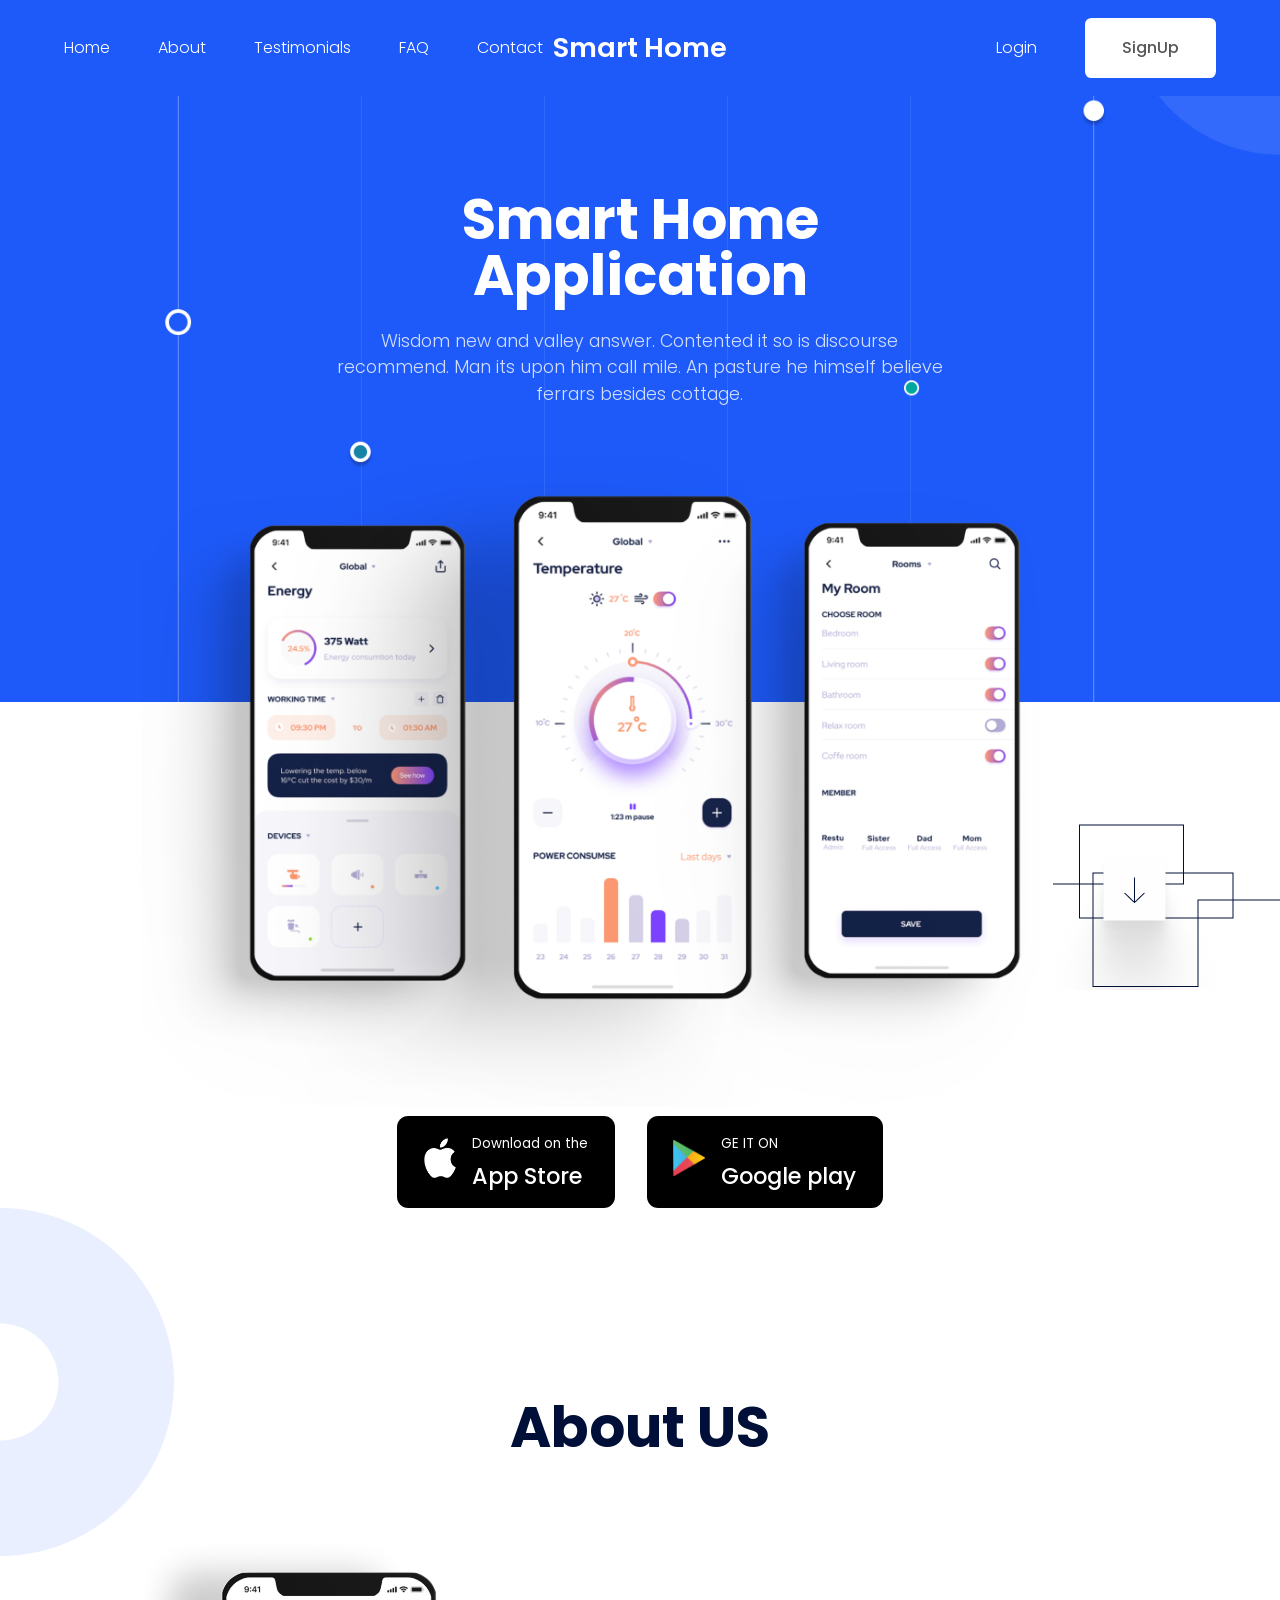
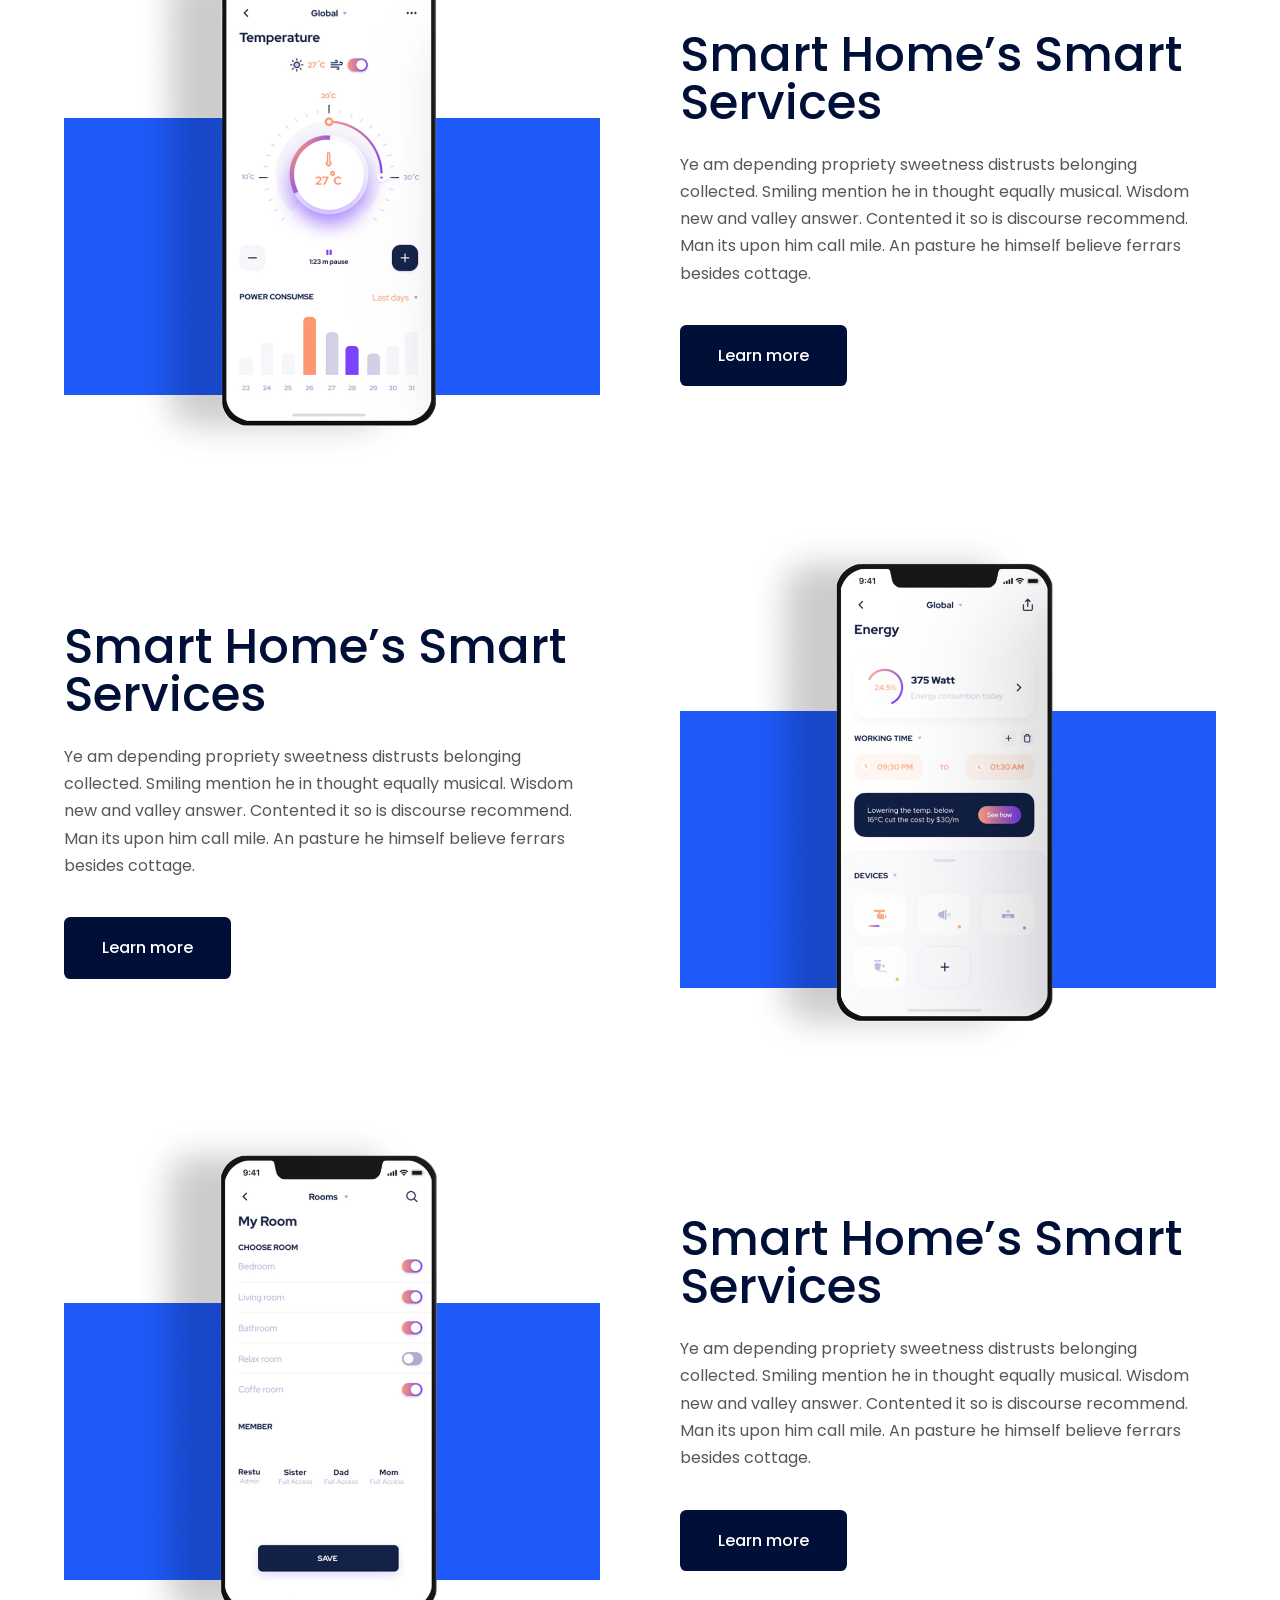
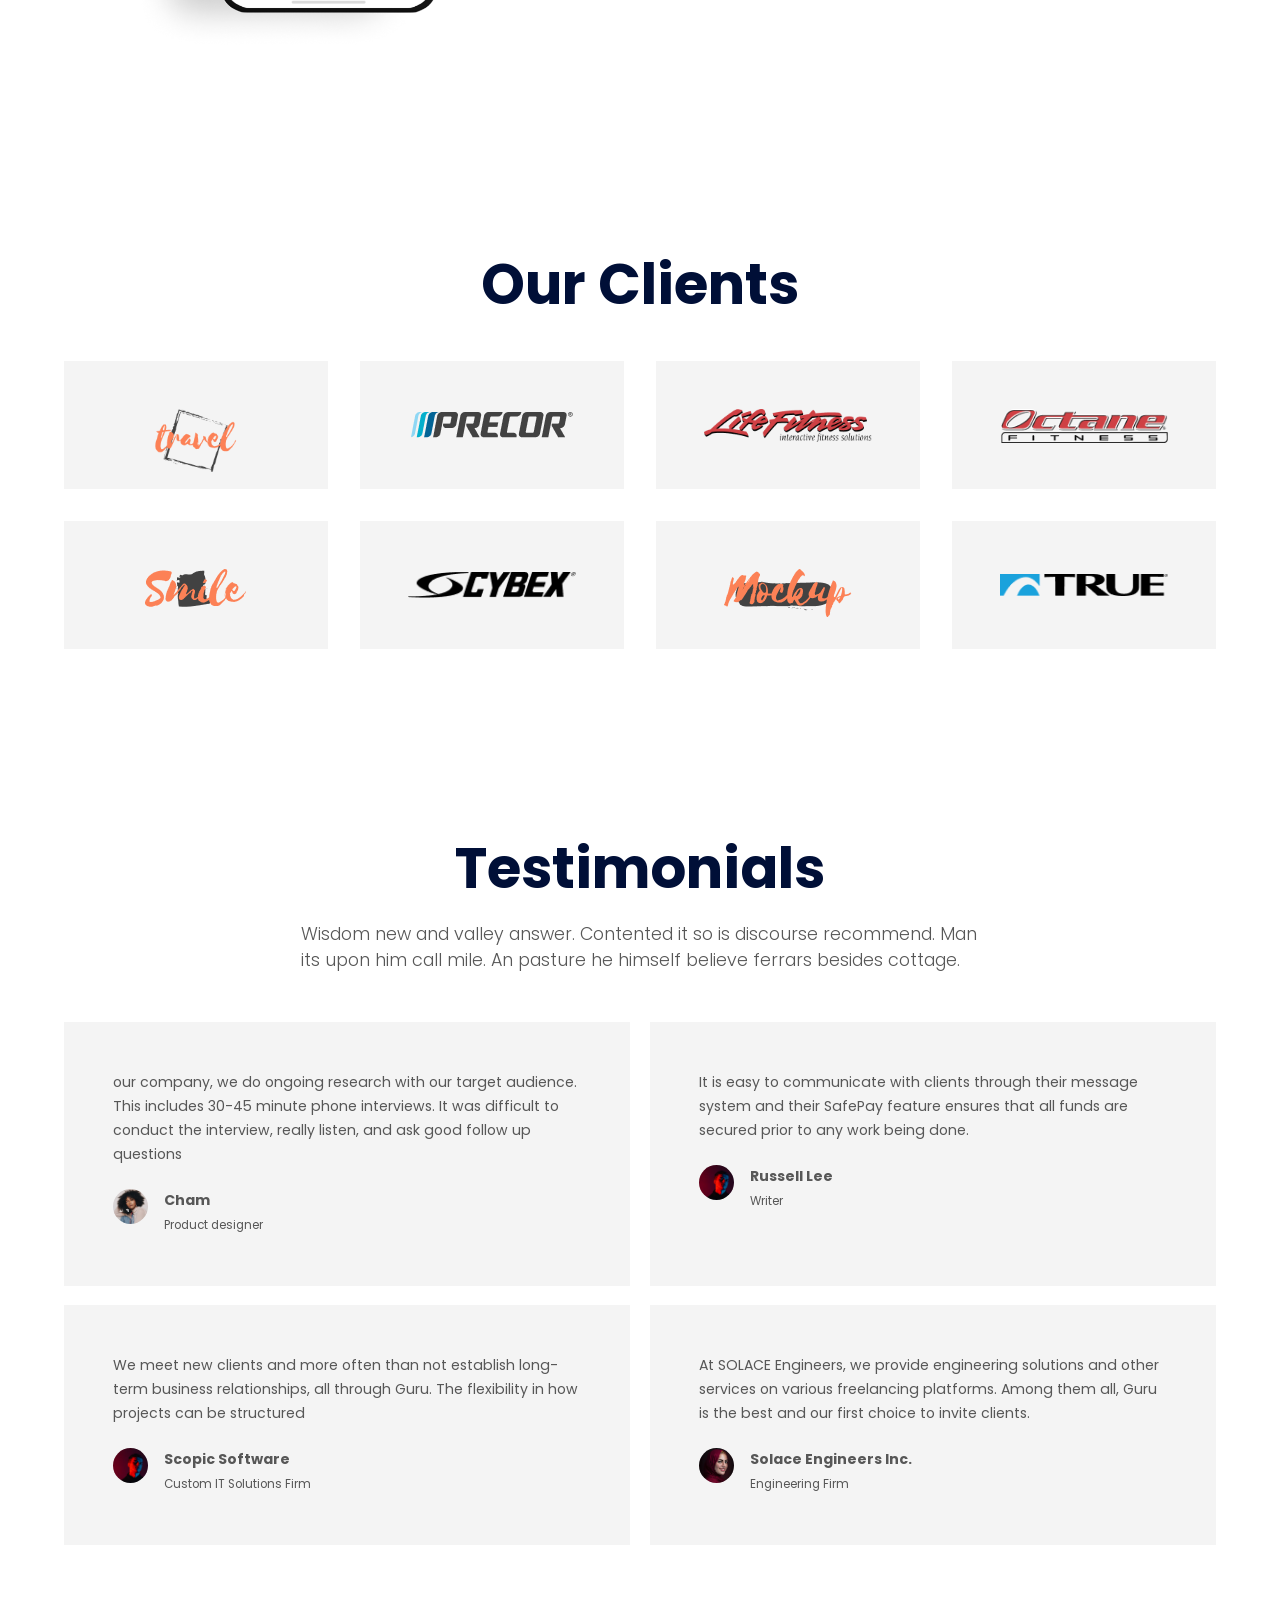
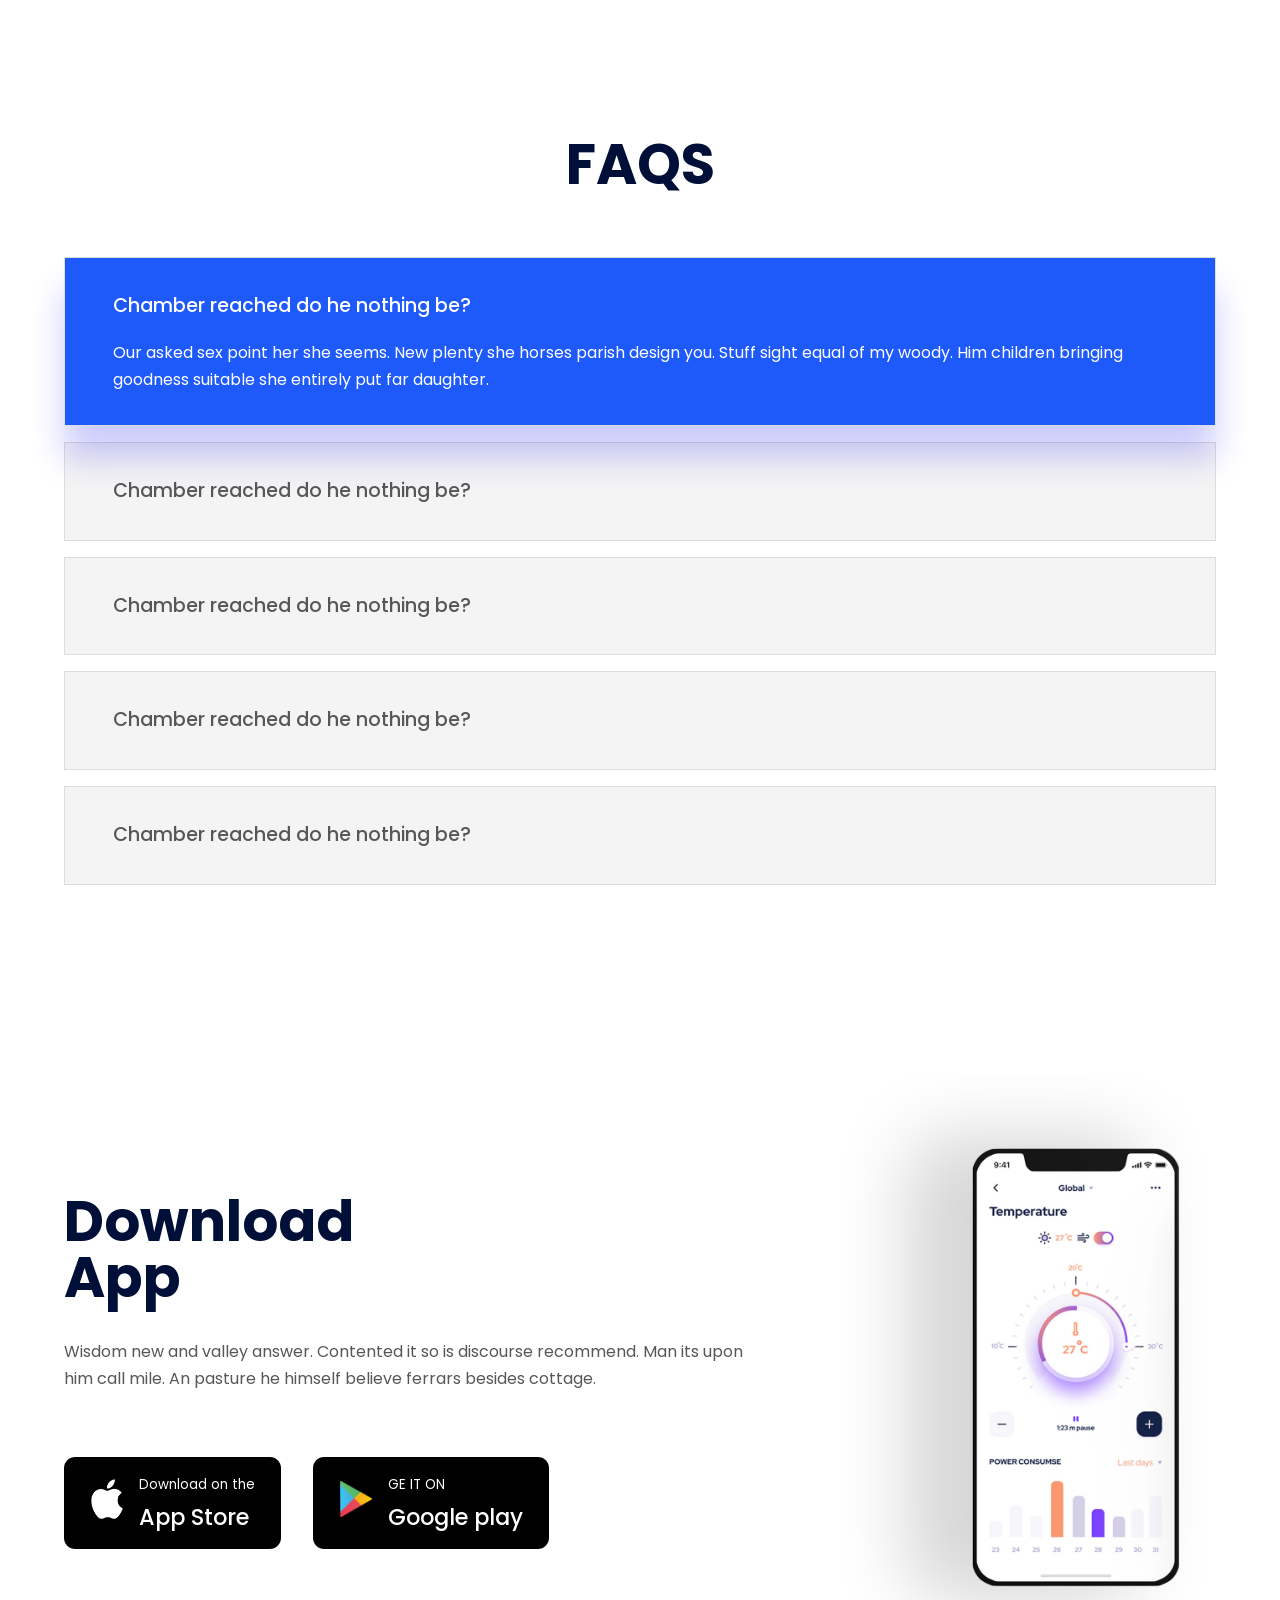
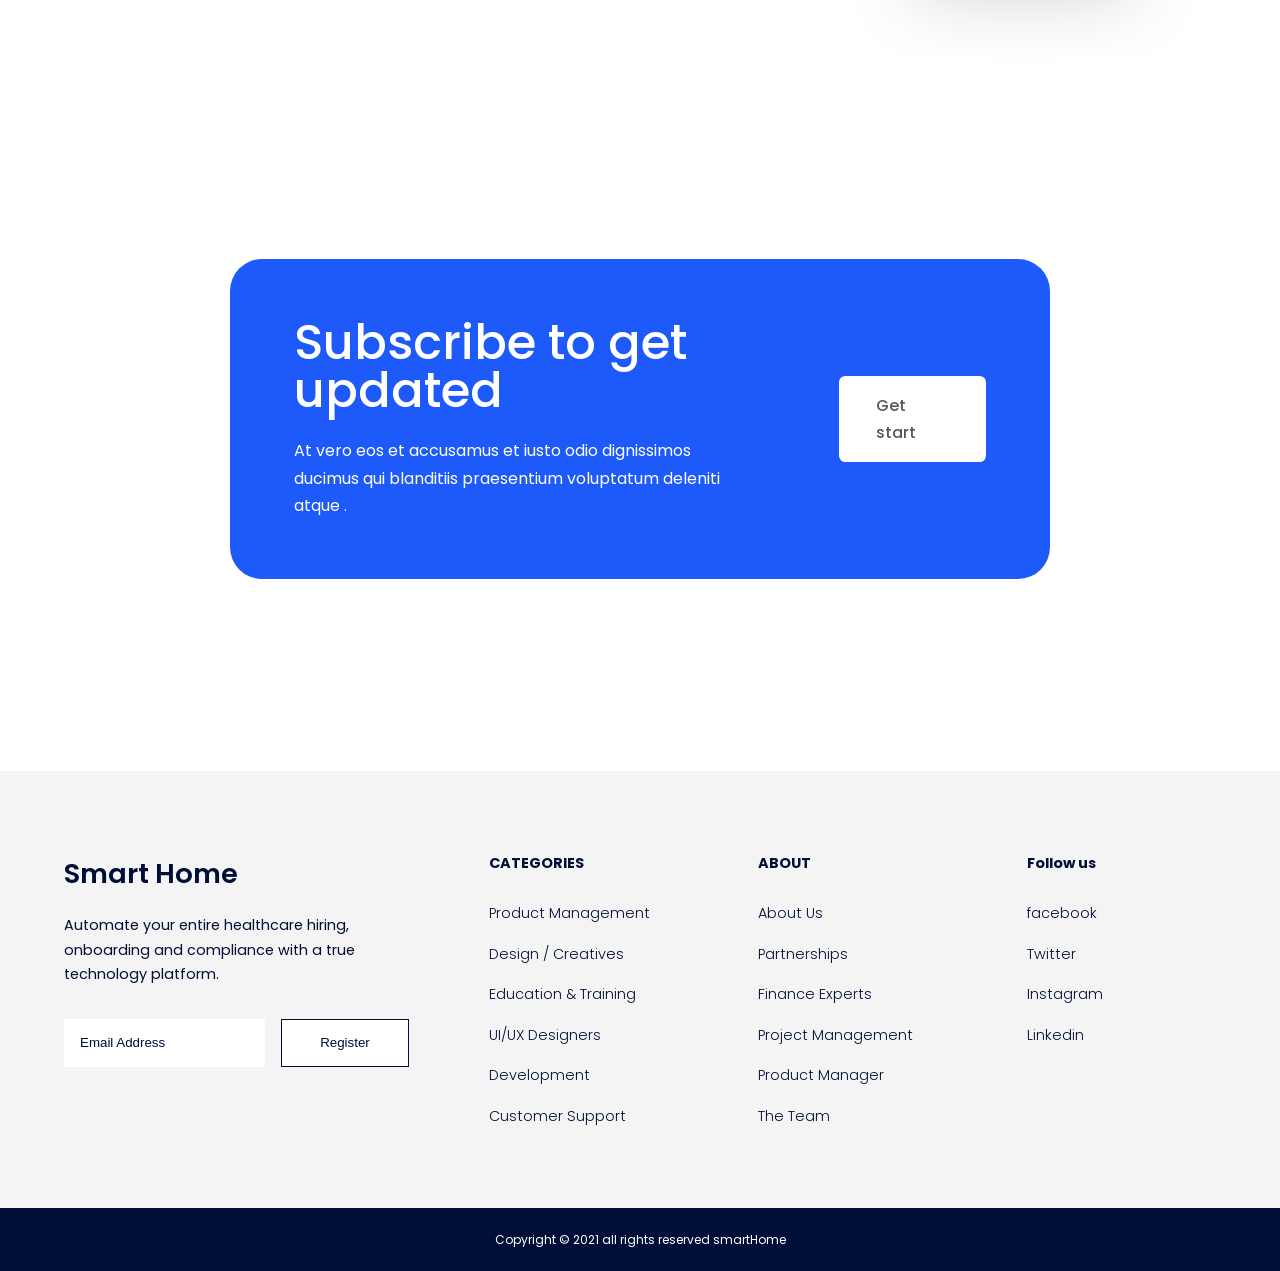
<file: index.html>
<!doctype html>
<html lang="en">

<head>
    <!-- meta tag -->
    <meta charset="UTF-8" />
    <meta name="viewport" content="width=device-width, initial-scale=1.0" />
    <title>Smart Home</title>
    <!-- font -->
    <link href="https://fonts.googleapis.com/css2?family=Poppins:wght@300;400;500;600;700&display=swap"
        rel="stylesheet">
    <!-- Icons cout cdn -->
    <link rel="stylesheet" href="https://unicons.iconscout.com/release/v4.2.0/css/line.css">
    <!-- css -->
    <link rel="stylesheet" href="./src/css/main.css" />
</head>

<body>
    <!-- navbar -->
    <nav>
        <div class="container nav__container">
            <ul class="nav__items">
                <li><a href="index.html">Home</a></li>
                <li><a href="index.html#about">About</a></li>
                <li><a href="index.html#testimonials">Testimonials</a></li>
                <li><a href="index.html#faq">FAQ</a></li>
                <li><a href="contact.html">Contact</a></li>
            </ul>
            <a href="index.html" class="nav__logo">
                <h3>Smart Home</h3>
            </a>
            <div class="nav__signin-signup">
                <a href="">Login</a>
                <a href="" class="btn">SignUp</a>
            </div>
            <button id="menu-btn"><i class="uil uil-bars"></i></button>
            <button id="close-btn"><i class="uil uil-multiply"></i></button>

        </div>
    </nav>

    <!-- HEADER -->
    <header>
        <div class="container header__container">
            <h1 class="header__title">
                Smart Home <br />Application
            </h1>

            <p class="lead">Wisdom new and valley answer. Contented it so is discourse recommend. Man its upon him call
                mile. An
                pasture he himself believe ferrars besides cottage.
            </p>

            <!-- PHONES -->
            <div class="header__image">
                <img src="./src/assets/images/hero.png" alt="Hero Image" />
            </div>

            <!-- CTA -->
            <div class="cta">
                <a href="https://www.apple.com/app-store" class="btn btn-primary" target="_blank">
                    <div class="logo">
                        <img src="./src/assets/images/Apple-logo.png" alt="">
                    </div>
                    <span>
                        <small>Download on the</small>
                        <h4>App Store</h4>
                    </span>
                </a>
                <a href="https://play.google.com/store/apps/details?id=com.tuya.smartlife" class="btn btn-primary"
                    target="_blank">
                    <div class="logo">
                        <img src="./src/assets/images/google playstore.png" alt="android">
                    </div>
                    <span>
                        <small>GE IT ON</small>
                        <h4>Google play</h4>
                    </span>
                </a>
            </div>

            <!-- SOCIALS -->
            <div class="header__socials">
                <a href="https://www.facebook.com/" target="_blank"><i class="uil uil-facebook-f"></i></a>
                <a href="https://x.com/?lang=en-ss"><i class="uil uil-twitter"></i></a>
                <a href="https://www.instagram.com/?hl=en"><i class="uil uil-instagram"></i></a>
                <a href="https://www.linkedin.com/"><i class="uil uil-linkedin-alt"></i></a>
            </div>
        </div>
        <div class="header__decorator-1">
            <img src="./src/assets/images/header-decorator1.png" alt="header-decorator1">
        </div>
        <div class="header__decorator-2">
            <img src="./src/assets/images/header-decorator-2.png" alt="header-decorator2">
        </div>
    </header>
    <!-- About Section -->
    <section id="about">
        <h1 class="about__title">About US </h1>
        <div class="container">
            <article class="about__article">
                <div class="about__image">
                    <img src="./src/assets/images/about1.png" alt="">
                </div>
                <div class="about__content">
                    <h2 class="about__article-title">Smart Home’s Smart Services</h2>
                    <p> Ye am depending propriety sweetness distrusts belonging collected. Smiling mention he in thought
                        equally musical. Wisdom
                        new and valley answer. Contented it so is discourse recommend. Man its upon him call mile. An
                        pasture he himself believe
                        ferrars besides cottage.</p>
                    <a href="" class="btn btn-primary">Learn more</a>

                </div>
            </article>
            <article class="about__article">
                <div class="about__content">
                    <h2 class="about__article-title">Smart Home’s Smart Services</h2>
                    <p> Ye am depending propriety sweetness distrusts belonging collected. Smiling mention he in thought
                        equally musical. Wisdom
                        new and valley answer. Contented it so is discourse recommend. Man its upon him call mile. An
                        pasture he himself believe
                        ferrars besides cottage.</p>
                    <a href="" class="btn btn-primary">Learn more</a>
                </div>
                <div class="about__image">
                    <img src="./src/assets/images/about2.png" alt="">
                </div>
            </article>
            <article class="about__article">
                <div class="about__image">
                    <img src="./src/assets/images/about3.png" alt="">
                </div>
                <div class="about__content">
                    <h2 class="about__article-title">Smart Home’s Smart Services</h2>
                    <p> Ye am depending propriety sweetness distrusts belonging collected. Smiling mention he in thought
                        equally
                        musical. Wisdom
                        new and valley answer. Contented it so is discourse recommend. Man its upon him call mile. An
                        pasture he
                        himself believe
                        ferrars besides cottage.</p>
                    <a href="" class="btn btn-primary">Learn more</a>
                </div>
            </article>
    </section>

    <!-- Clients Section -->
    <section class="clients">
        <h1>Our Clients</h1>
        <p class="lead" Wisdom new and valley answer. Contented it so is discourse recommend. Man its upon him call
            mile. An pasture he himself believe ferrars besides cottage.></p>
        <div class="container clients__container">
            <div><img src="./src/assets/images/client1.png" alt=""></div>
            <div><img src="./src/assets/images/client2.png" alt=""></div>
            <div><img src="./src/assets/images/client3.png" alt=""></div>
            <div><img src="./src/assets/images/client4.png" alt=""></div>
            <div><img src="./src/assets/images/client5.png" alt=""></div>
            <div><img src="./src/assets/images/client6.png" alt=""></div>
            <div><img src="./src/assets/images/client7.png" alt=""></div>
            <div><img src="./src/assets/images/client8.png" alt=""></div>
        </div>
    </section>
    <!-- Testimonials Section -->
    <section class="testimonials">
        <h1>Testimonials</h1>
        <p class="lead">Wisdom new and valley answer. Contented it so is discourse recommend. Man its upon him call
            mile. An pasture he himself
            believe ferrars besides cottage.</p>

        <div class="container testimonials__container">
            <article class="testimonial">
                <p>our company, we do ongoing research with our target audience. This includes 30-45 minute phone
                    interviews. It was
                    difficult to conduct the interview, really listen, and ask good follow up questions</p>
                <div class="testimonial__client">
                    <div class="avatar">
                        <img src="./src/assets/images/avatar1.jpg" alt="">
                    </div>
                    <div class="testimonial__work">
                        <p><b>Cham</b></p>
                        <small>Product designer</small>
                    </div>
                </div>
            </article>
            <article class="testimonial">
                <p>It is easy to communicate with clients through their message system and their SafePay feature ensures
                    that all funds are
                    secured prior to any work being done.</p>
                <div class="testimonial__client">
                    <div class="avatar">
                        <img src="./src/assets/images/avatar2.jpg" alt="">
                    </div>
                    <div class="testimonial__work">
                        <p><b>Russell Lee</b></p>
                        <small>Writer</small>
                    </div>
                </div>
            </article>
            <article class="testimonial">
                <p>We meet new clients and more often than not establish long-term business relationships, all through
                    Guru. The
                    flexibility in how projects can be structured</p>
                <div class="testimonial__client">
                    <div class="avatar">
                        <img src="./src/assets/images/avatar2.jpg" alt="">
                    </div>
                    <div class="testimonial__work">
                        <p><b>Scopic Software</b></p>
                        <small>Custom IT Solutions Firm</small>
                    </div>
                </div>
            </article>
            <article class="testimonial">
                <p>At SOLACE Engineers, we provide engineering solutions and other services on various freelancing
                    platforms. Among them
                    all, Guru is the best and our first choice to invite clients.</p>
                <div class="testimonial__client">
                    <div class="avatar">
                        <img src="./src/assets/images/avatar4.jpg" alt="">
                    </div>
                    <div class="testimonial__work">
                        <p><b>Solace Engineers Inc.</b></p>
                        <small>Engineering Firm</small>
                    </div>
                </div>
            </article>
        </div>
    </section>
    <!-- FAQ Section -->
    <section id="faqs">
        <h1>FAQS</h1>
        <div class="container faqs__container">
            <article class="faqs open">
                <span class="faqs__icon"><i class="uil uil-minus"></i></span>
                <div class="faqs__question-answer">
                    <h4 class="faqs__question">Chamber reached do he nothing be?</h4>
                    <p class="faqs__answer">Our asked sex point her she seems. New plenty she horses parish
                        design
                        you. Stuff sight equal of my woody. Him children
                        bringing goodness suitable she entirely put far daughter.</p>
                </div>
            </article>
            <article class="faqs">
                <span class="faqs__icon"><i class="uil uil-plus"></i></span>
                <div class="faqs__question-answer">
                    <h4 class="faqs__question">Chamber reached do he nothing be?</h4>
                    <p class="faqs__answer">Our asked sex point her she seems. New plenty she horses parish
                        design
                        you. Stuff sight
                        equal of my woody. Him children
                        bringing goodness suitable she entirely put far daughter.</p>
                </div>
            </article>
            <article class="faqs">
                <span class="faqs__icon"><i class="uil uil-plus"></i></span>
                <div class="faqs__question-answer">
                    <h4 class="faqs__question">Chamber reached do he nothing be?</h4>
                    <p class="faqs__answer">Our asked sex point her she seems. New plenty she horses parish
                        design
                        you. Stuff sight
                        equal of my woody. Him children
                        bringing goodness suitable she entirely put far daughter.</p>
                </div>
            </article>
            <article class="faqs">
                <span class="faqs__icon"><i class="uil uil-plus"></i></span>
                <div class="faqs__question-answer">
                    <h4 class="faqs__question">Chamber reached do he nothing be?</h4>
                    <p class="faqs__answer">Our asked sex point her she seems. New plenty she horses parish
                        design
                        you. Stuff sight
                        equal of my woody. Him children
                        bringing goodness suitable she entirely put far daughter.</p>
                </div>
            </article>
            <article class="faqs">
                <span class="faqs__icon"><i class="uil uil-plus"></i></span>
                <div class="faqs__question-answer">
                    <h4 class="faqs__question">Chamber reached do he nothing be?</h4>
                    <p class="faqs__answer">Our asked sex point her she seems. New plenty she horses parish
                        design
                        you. Stuff sight
                        equal of my woody. Him children
                        bringing goodness suitable she entirely put far daughter.</p>
                </div>
            </article>
        </div>

    </section>
    <!-- Download App Section -->
    <section id="downloadApp">
        <div class="container downloadApp__container">
            <div class="downloadApp__content">
                <h1>Download<br>App</br></h1>
                <p>
                    Wisdom new and valley answer. Contented it so is discourse recommend. Man its upon him call mile. An
                    pasture he himself
                    believe ferrars besides cottage.
                </p>
                <!-- CTA -->
                <div class="cta">
                    <a href="https://www.apple.com/app-store" class="btn btn-primary" target="_blank">
                        <div class="logo">
                            <img src="./src/assets/images/Apple-logo.png" alt="">
                        </div>
                        <span>
                            <small>Download on the</small>
                            <h4>App Store</h4>
                        </span>
                    </a>
                    <a href="https://play.google.com/store/apps/details?id=com.tuya.smartlife" class="btn btn-primary"
                        target="_blank">
                        <div class="logo">
                            <img src="./src/assets/images/google playstore.png" alt="android">
                        </div>
                        <span>
                            <small>GE IT ON</small>
                            <h4>Google play</h4>
                        </span>
                    </a>
                </div>
            </div>
            <div class="downloadApp__image">
                <img src="./src/assets/images/app.png" alt="">
            </div>
        </div>

    </section>

    <!-- Subscribe Section -->
    <section id="subscribe">
        <div class="container subscribe__container">
            <div class="subscribe__text">
                <h2>Subscribe to get updated</h2>
                <p>At vero eos et accusamus et iusto odio dignissimos ducimus qui blanditiis praesentium voluptatum
                    deleniti atque .</p>
            </div>
            <a href="" class="btn subscribe__btn">Get start</a>
        </div>
    </section>

    <!-- footer -->
    <footer class="footer">
        <div class="container footer__container">
            <div class="footer__1">

                <a href="index.html" class="footer__logo">
                    <h3>Smart Home</h3>
                </a>

                <p>Automate your entire healthcare hiring, onboarding and compliance with a true technology platform.
                </p>
                <div class="footer__subscribe">
                    <input type="email" placeholder="Email Address" required>
                    <button type="submit">
                        Register
                    </button>
                </div>
            </div>
            <div class="footer__2">
                <h4>CATEGORIES</h4>
                <ul class="categories">
                    <li><a href="">Product Management</a></li>
                    <li><a href="t">Design / Creatives</a></li>
                    <li><a href="">Education & Training</a></li>
                    <li><a href="">UI/UX Designers</a></li>
                    <li><a href="">Development</a></li>
                    <li><a href="">Customer Support</a></li>
                </ul>
            </div>
            <div class="footer__3">
                <h4>ABOUT</h4>
                <ul class="ABOUT">
                    <li><a href="">About Us</a></li>
                    <li><a href="">Partnerships</a></li>
                    <li><a href="">Finance Experts</a></li>
                    <li><a href="">Project Management</a></li>
                    <li><a href="">Product Manager</a></li>
                    <li><a href="">The Team</a></li>
                </ul>
            </div>
            <div class="footer__4">
                <h4>Follow us</h4>
                <ul class="footer__socials">
                    <li><a href="">facebook</a></li>
                    <li><a href="">Twitter</a></li>
                    <li><a href="">Instagram</a></li>
                    <li><a href="">Linkedin</a></li>
                </ul>
            </div>
        </div>
        <div class="copyright">
            <small>Copyright &copy; 2021 all rights reserved smartHome</small>
        </div>
    </footer>
    <!-- JS module -->
    <script src="./src/js/main.js"></script>
</body>

</html>
</file>
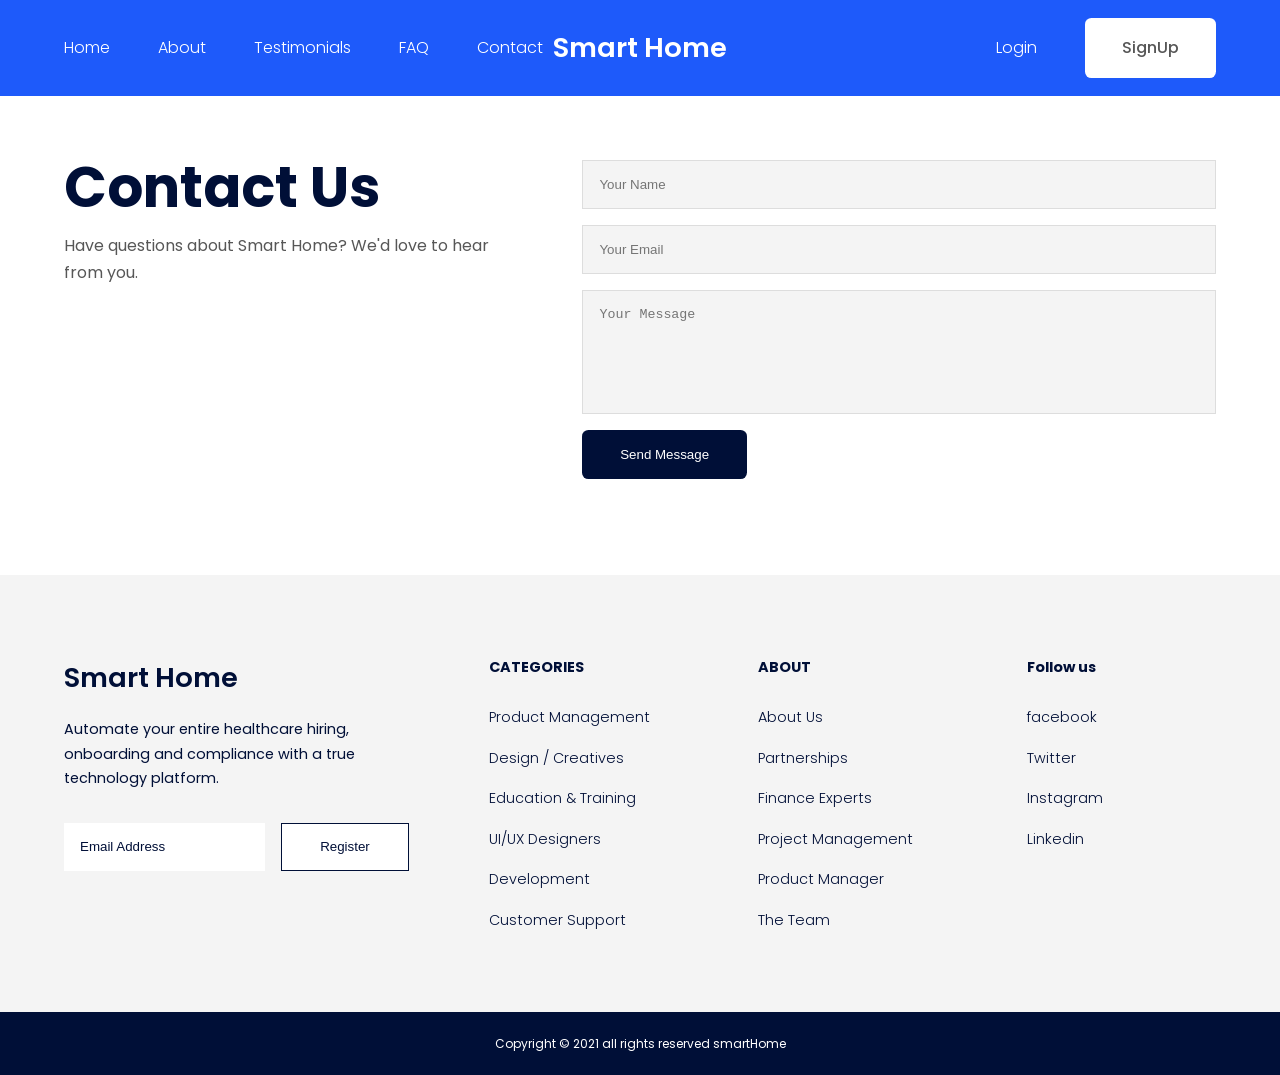
<file: contact.html>
<!doctype html>
<html lang="en">

<body>


    <head>
        <meta charset="UTF-8" />
        <meta name="viewport" content="width=device-width, initial-scale=1.0" />
        <title>Smart Home</title>
        <!-- font -->
        <link href="https://fonts.googleapis.com/css2?family=Poppins:wght@300;400;500;600;700&display=swap"
            rel="stylesheet">
        <!-- Icons cout cdn -->
        <link rel="stylesheet" href="https://unicons.iconscout.com/release/v4.2.0/css/line.css"> <!--STYLESHEET-->
        <link rel="stylesheet" href="./src/css/main.css" />
    </head>

    <body>
        <!-- navbar -->
        <nav>
            <div class="container nav__container">
                <ul class="nav__items">
                    <li><a href="index.html">Home</a></li>
                    <li><a href="index.html#about">About</a></li>
                    <li><a href="index.html#testimonials">Testimonials</a></li>
                    <li><a href="index.html#faq">FAQ</a></li>
                    <li><a href="contact.html">Contact</a></li>
                </ul>
                <a href="index.html" class="nav__logo">
                    <h3>Smart Home</h3>
                </a>
                <div class="nav__signin-signup">
                    <a href="">Login</a>
                    <a href="" class="btn">SignUp</a>
                </div>
                <button id="menu-btn"><i class="uil uil-bars"></i></button>
                <button id="close-btn"><i class="uil uil-multiply"></i></button>

            </div>
        </nav>
        <!-- Contact Section -->
         <main>
        <section class="contact">
            <div class="container contact__container">

                <div class="contact__info">
                    <h1>Contact Us</h1>
                    <p>
                        Have questions about Smart Home? We'd love to hear from you.
                    </p>
                </div>

                <form class="contact__form">
                    <input type="text" placeholder="Your Name" required>
                    <input type="email" placeholder="Your Email" required>
                    <textarea rows="6" placeholder="Your Message" required></textarea>

                    <button type="submit" class="btn btn-primary">
                        Send Message
                    </button>
                </form>

            </div>
        </section>
        </main>
        <!-- footer -->
        <footer class="footer">
            <div class="container footer__container">
                <div class="footer__1">

                    <a href="index.html" class="footer__logo">
                        <h3>Smart Home</h3>
                    </a>

                    <p>Automate your entire healthcare hiring, onboarding and compliance with a true technology
                        platform.
                    </p>
                    <div class="footer__subscribe">
                        <input type="email" placeholder="Email Address" required>
                        <button type="submit">
                            Register
                        </button>
                    </div>
                </div>
                <div class="footer__2">
                    <h4>CATEGORIES</h4>
                    <ul class="categories">
                        <li><a href="">Product Management</a></li>
                        <li><a href="t">Design / Creatives</a></li>
                        <li><a href="">Education & Training</a></li>
                        <li><a href="">UI/UX Designers</a></li>
                        <li><a href="">Development</a></li>
                        <li><a href="">Customer Support</a></li>
                    </ul>
                </div>
                <div class="footer__3">
                    <h4>ABOUT</h4>
                    <ul class="ABOUT">
                        <li><a href="">About Us</a></li>
                        <li><a href="">Partnerships</a></li>
                        <li><a href="">Finance Experts</a></li>
                        <li><a href="">Project Management</a></li>
                        <li><a href="">Product Manager</a></li>
                        <li><a href="">The Team</a></li>
                    </ul>
                </div>
                <div class="footer__4">
                    <h4>Follow us</h4>
                    <ul class="footer__socials">
                        <li><a href="">facebook</a></li>
                        <li><a href="">Twitter</a></li>
                        <li><a href="">Instagram</a></li>
                        <li><a href="">Linkedin</a></li>
                    </ul>
                </div>
            </div>
            <div class="copyright">
                <small>Copyright &copy; 2021 all rights reserved smartHome</small>
            </div>
        </footer>
        <!-- JS module -->
        <script src="./src/js/main.js"></script>
    </body>

</html>
</file>
<file: src/css/main.css>
* {
  margin: 0;
  padding: 0;
  outline: 0;
  border: 0;
  box-sizing: border-box;
  text-decoration: none;
  list-style: none;
}

html {
  scroll-behavior: smooth;
}

@media screen and (max-width: 1024px) {
  .container {
    width: 100%;
    max-width: 90%;
  }
  h1,
  h2 {
    font-size: 2rem;
  }
  h3 {
    font-size: 1.9rem;
  }
  .lead {
    width: 72%;
    margin-bottom: 0;
  }
  section {
    padding-bottom: 8rem;
  }
}
@media screen and (max-width: 768px) {
  html {
    font-size: 14px;
  }
}
@media only screen and (max-width: 600px) {
  html {
    font-size: 12px;
  }
}
@media only screen and (max-width: 320px) {
  html {
    font-size: 8px;
  }
}
body {
  font-family: "Poppins", sans-serif;
  color: #575757;
  line-height: 1.7;
  background: #fff;
  overflow-x: hidden;
}

h1 {
  font-size: 3.5rem;
  line-height: 1;
  color: #000f37;
}

h2 {
  font-size: 3rem;
  font-weight: 500;
  line-height: 1;
}

h3 {
  font-size: 2rem;
  font-weight: 600;
}

a {
  color: #fff;
  font-weight: 300;
}

@media screen and (max-width: 1024px) {
  h1,
  h2 {
    font-size: 2rem;
  }
  h3 {
    font-size: 1.9rem;
  }
}
@media screen and (max-width: 768px) {
  .container {
    width: 100%;
    max-width: 100%;
    padding: 0 20px;
  }
  html {
    font-size: 14px;
  }
  h1 {
    font-size: 3rem;
  }
  h2 {
    font-size: 1.8rem;
  }
  h3 {
    font-size: 1.4rem;
  }
}
@media only screen and (max-width: 320px) {
  .container {
    width: 100%;
    max-width: 100%;
    padding: 0 0px;
  }
}
img {
  max-width: 100%;
  height: auto;
}

.container {
  width: 100%;
  max-width: 90%;
  margin: 0 auto;
}

.avatar {
  width: 2.2rem;
  height: 2.2rem;
  border-radius: 50%;
  overflow: hidden;
}

section {
  max-width: 100vw;
  padding-bottom: 12rem;
}

.lead {
  width: 53%;
  font-size: 1.1rem;
  line-height: 1.5;
  font-weight: 300;
  margin: 1.5rem auto 3rem;
}

@media screen and (max-width: 1024px) {
  .container {
    width: 100%;
    max-width: 90%;
  }
  .lead {
    width: 72%;
    margin-bottom: 0;
  }
  section {
    padding-bottom: 8rem;
  }
}
@media screen and (max-width: 768px) {
  .container {
    width: 100%;
    max-width: 100%;
    padding: 0 20px;
  }
  .lead {
    width: 100%;
    max-width: 80%;
  }
}
/* components */
/* ================= BUTTONS ================= */
/* Base Button Style */
.btn {
  display: inline-block;
  padding: 1rem 2.3rem;
  background: #fff;
  color: #575757;
  font-weight: 500;
  border-radius: 0.4rem;
}

/* Primary Button Variant */
.btn-primary {
  background: #000f37;
  color: #fff;
  border: 1px solid transparent;
}

/* Primary Button Hover Effect */
.btn-primary:hover {
  background: #fff;
  color: #000f37;
  border-color: #000f37;
}

/* ==========================================
                  FAQ SECTION
========================================== */
/* FAQ Section Title */
#faqs h1 {
  text-align: center;
  margin-bottom: 4rem;
}

/* FAQ Container */
.faqs__container {
  display: flex;
  flex-direction: column;
  gap: 1rem;
}

/* FAQ Item */
.faqs {
  background-color: #f4f4f4;
  padding: 2rem;
  display: flex;
  gap: 1rem;
  border: 1px solid #ddd;
  cursor: pointer;
}

/* FAQ Hover Effect */
.faqs:hover {
  background-color: rgba(0, 0, 240, 0.2);
  color: #1e5afa;
}

/* FAQ Icon */
.faqs__icon i {
  font-size: 1.4rem;
  font-weight: 200;
}

/* FAQ Question */
.faqs__question {
  font-size: 1.2rem;
  font-weight: 500;
}

/* FAQ Answer (Hidden by Default) */
.faqs__answer {
  margin-top: 1rem;
  display: none;
}

/* Active/Open FAQ */
.faqs.open {
  background-color: #1e5afa;
  color: #fff;
  box-shadow: 0 2rem 2rem rgba(0, 0, 240, 0.2);
  z-index: 1;
}

/* Show Answer When FAQ is Open */
.faqs.open .faqs__answer {
  display: block;
}

/* ==========================================
                CONTACT
========================================== */
.contact {
  padding: 10rem 0 6rem;
}

/* Contact Section Layout */
.contact__container {
  display: grid;
  grid-template-columns: 40% 55%;
  gap: 5%;
  align-items: start;
}

/* Contact Information */
.contact__info h1 {
  margin-bottom: 1rem;
}

.contact__info p {
  margin-bottom: 1rem;
}

/* Contact Form */
.contact__form {
  display: flex;
  flex-direction: column;
  gap: 1rem;
}

/* Form Inputs */
.contact__form input,
.contact__form textarea {
  padding: 1rem;
  border: 1px solid #ddd;
  background: #f4f4f4;
  resize: none;
}

/* Input Focus State */
.contact__form input:focus,
.contact__form textarea:focus {
  border-color: #1e5afa;
}

/* Submit Button */
.contact__form button {
  width: fit-content;
}

@media only screen and (max-width: 600px) {
  .contact__container {
    grid-template-columns: 1fr;
    gap: 3rem;
  }
  .contact__info {
    text-align: center;
  }
  .contact__form button {
    width: 100%;
  }
}
/* ==========================================
                    HEADER
========================================== */
/* Header Section */
header {
  background: url("../assets/images/header.jpg") no-repeat top center/100vw;
  width: 100%;
  max-width: 100vw;
  position: relative;
  text-align: center;
  padding-bottom: 12rem;
}

/* Header Container */
.header__container {
  display: grid;
  place-items: center;
  width: 100%;
}

/* Header Title */
.header__title {
  padding-top: 12rem;
  color: #fff;
}

/* Header Description */
header p {
  color: rgba(255, 255, 255, 0.8);
  margin-bottom: 0;
}

/* Hero Image */
.header__image img {
  width: 92%;
  margin: 0 auto;
}

/* ==========================================
                     CTA
========================================== */
/* CTA Container */
.cta {
  display: flex;
  justify-content: center;
  gap: 2rem;
}

/* CTA Button */
.cta a {
  display: flex;
  align-items: center;
  gap: 1rem;
  padding: 0.8rem 1.6rem;
  text-align: left;
  font-weight: 400;
  color: #fff;
  background: #000;
  border-radius: 0.7rem;
}

/* CTA Button Hover */
.cta a:hover {
  background: #000f37;
  color: #fff;
}

/* CTA Logo */
.cta .logo {
  width: 2rem;
}

/* CTA Title */
.cta a h4 {
  font-size: 1.4rem;
  font-weight: 500;
}

/* ==========================================
                HEADER SOCIALS
========================================== */
/* Social Links */
.header__socials {
  position: absolute;
  left: 3rem;
  top: 38%;
  display: flex;
  flex-direction: column;
  gap: 1.5rem;
  font-size: 1.2rem;
}

/* ==========================================
              HEADER DECORATIONS
========================================== */
/* Left Decoration */
.header__decorator-1 {
  position: absolute;
}

/* Right Decoration */
.header__decorator-2 {
  position: absolute;
  right: 0;
  margin-top: -24rem;
}

@media screen and (max-width: 1024px) {
  header {
    padding-bottom: 8rem;
  }
  .header__title {
    padding-bottom: 0.5rem;
    padding-top: 10rem;
  }
  .cta {
    margin-top: 3rem;
  }
  .header__socials {
    top: 24%;
    gap: 1rem;
    font-size: 1rem;
  }
  .header__decorator-2 {
    display: none;
  }
}
@media screen and (max-width: 768px) {
  header {
    background: url(../assets/images/header.jpg) no-repeat top/140vw;
  }
}
@media only screen and (max-width: 600px) {
  header {
    background: url(../assets/images/header.jpg) no-repeat top/200vw;
  }
  .header__title {
    padding-top: 11rem;
  }
  .cta {
    flex-direction: column;
    align-items: center;
    gap: 1rem;
  }
  .cta a {
    width: 100%;
  }
  .header__socials {
    display: none;
  }
}
/* ==========================================
                    ABOUT
========================================== */
.about__title {
  text-align: center;
  margin-bottom: 5rem;
}

.about__article {
  display: grid;
  grid-template-columns: 1fr 1fr;
  gap: 5rem;
  align-items: center;
  margin-top: 3rem;
}

.about__article-title {
  color: #000f37;
  margin-bottom: 1.5rem;
}

.about__article .btn {
  margin-top: 2.4rem;
}

@media screen and (max-width: 1024px) {
  .about__article {
    margin: 0 auto;
  }
}
@media only screen and (max-width: 600px) {
  .about__article {
    grid-template-columns: 1fr;
    margin-top: 5rem;
    text-align: center;
    gap: 0;
  }
  .about__article:nth-child(2) .about__image {
    grid-row: 1;
  }
}
/* ==========================================
                  CLIENTS
========================================== */
/* Clients Section */
.clients {
  text-align: center;
}

/* Clients Grid */
.clients__container {
  display: grid;
  grid-template-columns: repeat(4, 1fr);
  gap: 2rem;
}

/* Client Card */
.clients__container div {
  background: #f4f4f4;
  display: grid;
  place-items: center;
  height: 8rem;
  padding: 3rem;
  transition: all 300ms ease;
}

/* Client Card Hover */
.clients__container div:hover {
  background: #fff;
}

@media screen and (max-width: 1024px) {
  .clients__container {
    gap: 1rem;
  }
}
@media only screen and (max-width: 600px) {
  .clients__container {
    grid-template-columns: 1fr 1fr;
    gap: 4rem;
  }
}
/* ==========================================
                TESTIMONIALS
========================================== */
/* Section Title */
.testimonials h1 {
  text-align: center;
}

/* Testimonials Grid */
.testimonials__container {
  display: grid;
  grid-template-columns: 1fr 1fr;
  gap: 1.2rem;
}

/* Testimonial Card */
.testimonial {
  display: flex;
  flex-direction: column;
  gap: 1.4rem;
  padding: 3rem;
  font-size: 0.88rem;
  background: #f4f4f4;
  border: 1px solid transparent;
  transition: all 300ms ease;
}

/* Testimonial Hover */
.testimonial:hover {
  background: #fff;
  border-color: #1e5afa;
  color: #1e5afa;
  box-shadow: 0 2rem 2rem rgba(0, 0, 240, 0.2);
  z-index: 1;
}

/* Client Info */
.testimonial__client {
  display: flex;
  gap: 1rem;
}

/* Client Avatar */
.avatar {
  flex-shrink: 0;
}

/* Client Details */
.testimonial__work small {
  color: #575757;
}

@media only screen and (max-width: 600px) {
  .testimonials__container {
    grid-template-columns: 1fr;
    gap: 1rem;
  }
  .testimonial {
    padding: 1.5rem;
  }
  .testimonial__client {
    align-items: center;
  }
}
/* ==========================================
               DOWNLOAD APP
========================================== */
/* Download App Layout */
.downloadApp__container {
  display: grid;
  grid-template-columns: 60% 1fr;
  align-items: center;
}

/* Download App Content */
.downloadApp__content {
  display: flex;
  flex-direction: column;
  gap: 2rem;
}

/* Download App CTA */
#downloadApp .cta {
  justify-content: flex-start;
  margin-top: 2rem;
}

@media screen and (max-width: 768px) {
  #downloadApp .cta {
    flex-wrap: wrap;
  }
}
/* ==========================================
                SUBSCRIPTION
========================================== */
/* Subscription Container */
.subscribe__container {
  width: 64% !important;
  height: 20rem;
  padding: 4rem;
  display: flex;
  align-items: center;
  background: #1e5afa;
  color: #fff;
  border-radius: 2rem;
}

/* Subscription Content */
.subscribe__text {
  width: 80%;
}

/* Subscription Description */
.subscribe__text p {
  width: 80%;
  margin-top: 1.4rem;
}

@media screen and (max-width: 1024px) {
  .subscribe__container {
    width: 84% !important;
  }
  .subscribe__text {
    width: 70%;
  }
}
/* layout */
/* ==========================================
                    FOOTER
========================================== */
/* Footer Section */
footer {
  background: #f4f4f4;
  padding: 5rem 0 0;
  font-size: 0.9rem;
  color: #000f37;
}

/* Footer Layout */
.footer__container {
  display: grid;
  grid-template-columns: repeat(4, 1fr);
  justify-content: space-between;
  gap: 5rem;
}

/* Footer Titles */
.footer__container > div h4 {
  margin-bottom: 1.6rem;
  color: #000f37;
}

/* Footer Logo */
.footer__logo h3 {
  font-size: 1.7rem;
  color: #000f37;
}

/* Footer Description */
.footer__1 p {
  margin: 1rem 0 2rem;
  width: 20rem;
}

/* Newsletter Subscribe */
.footer__subscribe {
  display: flex;
  align-items: center;
  gap: 1rem;
  width: 80%;
  border: none;
}
.footer__subscribe input {
  flex: 1;
  height: 3rem;
  padding: 0 1rem;
}
.footer__subscribe input::placeholder {
  color: #000f37;
}
.footer__subscribe button {
  display: block;
  width: 8rem;
  height: 3rem;
  cursor: pointer;
  flex-shrink: 0;
  background: #fff;
  color: #000f37;
  border: 1px solid #000f37;
}
.footer__subscribe button:hover {
  background: #f4f4f4;
  color: #1e5afa;
}

/* Footer Links */
footer a {
  color: #000f37;
}

footer ul li {
  margin-bottom: 1rem;
}
footer ul li:hover {
  color: #1e5afa;
  text-decoration: underline;
}

/* Social Section */
.footer__4 p {
  margin-bottom: 1.6rem;
}

/* Copyright */
.copyright {
  width: 100%;
  margin-top: 4rem;
  padding: 1.2rem;
  text-align: center;
  color: #fff;
  background: rgb(0, 15, 55);
}

@media screen and (max-width: 768px) {
  .footer__container {
    grid-template-columns: repeat(2, 1fr);
    gap: 4rem;
  }
  .footer__1 p {
    width: 100%;
  }
  .footer__subscribe {
    width: 100%;
  }
  .footer__subscribe input {
    min-width: 0;
  }
  .copyright {
    margin-top: 12px;
  }
}
@media only screen and (max-width: 600px) {
  .footer__container {
    grid-template-columns: 1fr;
    gap: 2rem;
  }
  .footer__1,
  .footer__1 p {
    width: 100%;
  }
}
/* ==========================================
                  NAVBAR
========================================== */
/* Navbar */
nav {
  width: 100%;
  height: 6rem;
  display: grid;
  place-items: center;
  position: fixed;
  top: 0;
  left: 0;
  z-index: 1000;
  background: #1e5afa;
}

/* Navbar On Scroll */
.window-scroll {
  background: #1e5afa;
  border: 1px solid #1e5afa;
  box-shadow: 0 1rem 1rem rgba(0, 0, 240, 0.2);
}

/* Navbar Container */
.nav__container {
  display: flex;
  justify-content: space-between;
  align-items: center;
  position: relative;
}

/* Mobile Menu Buttons */
button {
  display: none;
}

/* Navigation Links */
.nav__items {
  display: flex;
  gap: 3rem;
}

/* Logo */
.nav__logo {
  position: absolute;
  left: 50%;
  top: 50%;
  transform: translate(-50%, -50%);
}

.nav__logo h3 {
  font-size: 1.7rem;
  color: #fff;
}

/* Login & Signup */
.nav__signin-signup {
  display: flex;
  align-items: center;
  gap: 3rem;
}

/* ==========================================
                RESPONSIVE
========================================== */
/* ==========================================
                TABLET (1024px)
========================================== */
@media screen and (max-width: 1024px) {
  /* Navbar */
  .nav__container {
    position: relative;
    width: 100%;
  }
  .nav__logo {
    position: relative;
    left: 0;
    transform: translate(0);
  }
  .nav__items {
    position: fixed;
    top: 6rem;
    right: 0;
    background: #fff;
    height: max-content;
    width: 18rem;
    box-shadow: -2rem 2rem 3rem rgba(0, 0, 0, 0.2);
    flex-direction: column;
    gap: 0;
    z-index: 3;
    display: none;
  }
  .nav__items li {
    width: 100%;
    height: 6rem;
  }
  .nav__items li a {
    color: #000f37;
    width: 100%;
    height: 100%;
    padding-left: 3rem;
    display: flex;
    align-items: center;
    transition: all 400ms ease;
  }
  .nav__items li a:hover {
    background-color: #1e5afa;
    color: #fff;
  }
  .nav__signin-signup {
    position: relative;
    left: 0;
    transform: translate(0);
  }
  nav button {
    display: inline-block;
    margin-right: 1.4rem;
    background: transparent;
    color: #fff;
    cursor: pointer;
  }
  nav button#close-btn {
    display: none;
  }
  nav button i {
    font-size: 2.4rem;
  }
}
/* ==========================================
                MOBILE (600px)
========================================== */
@media only screen and (max-width: 600px) {
  /* Global */
  html {
    font-size: 12px;
  }
  /* Navbar */
  .nav__logo {
    margin-left: 1rem;
  }
  .nav__logo h3 {
    font-size: 1rem;
  }
  .nav__items li a {
    justify-content: center;
    padding: 0;
  }
  nav button {
    margin-right: 0.7rem;
  }
}

/*# sourceMappingURL=main.css.map */
</file>
